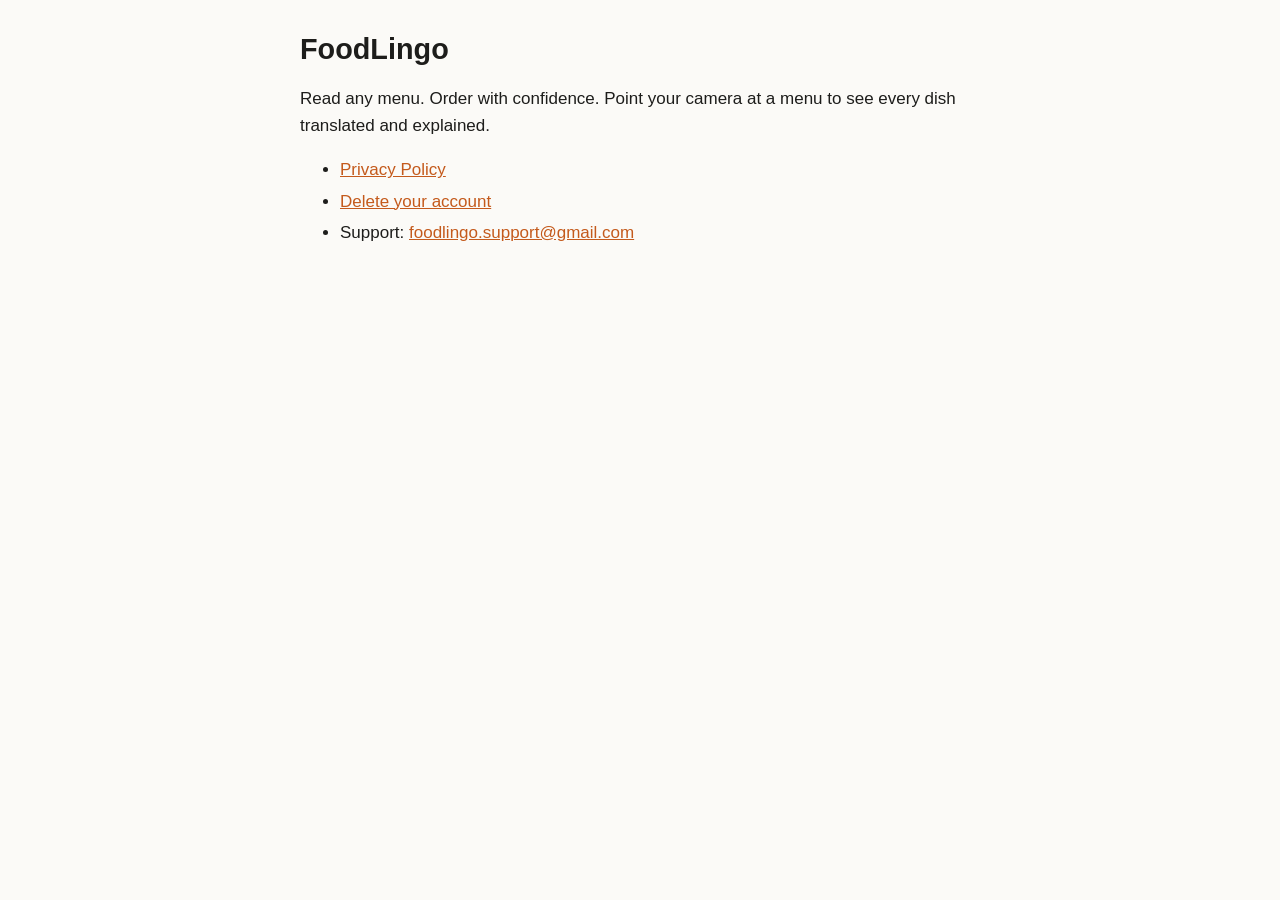
<file: index.html>
<!doctype html>
<html lang="en">
<head>
<meta charset="utf-8">
<meta name="viewport" content="width=device-width, initial-scale=1">
<title>FoodLingo</title>
<link rel="stylesheet" href="style.css">
</head>
<body>
<main>
<h1>FoodLingo</h1>
<p>Read any menu. Order with confidence. Point your camera at a menu to see every dish translated and explained.</p>
<ul>
  <li><a href="privacy.html">Privacy Policy</a></li>
  <li><a href="delete-account.html">Delete your account</a></li>
  <li>Support: <a href="mailto:foodlingo.support@gmail.com">foodlingo.support@gmail.com</a></li>
</ul>
</main>
</body>
</html>
</file>
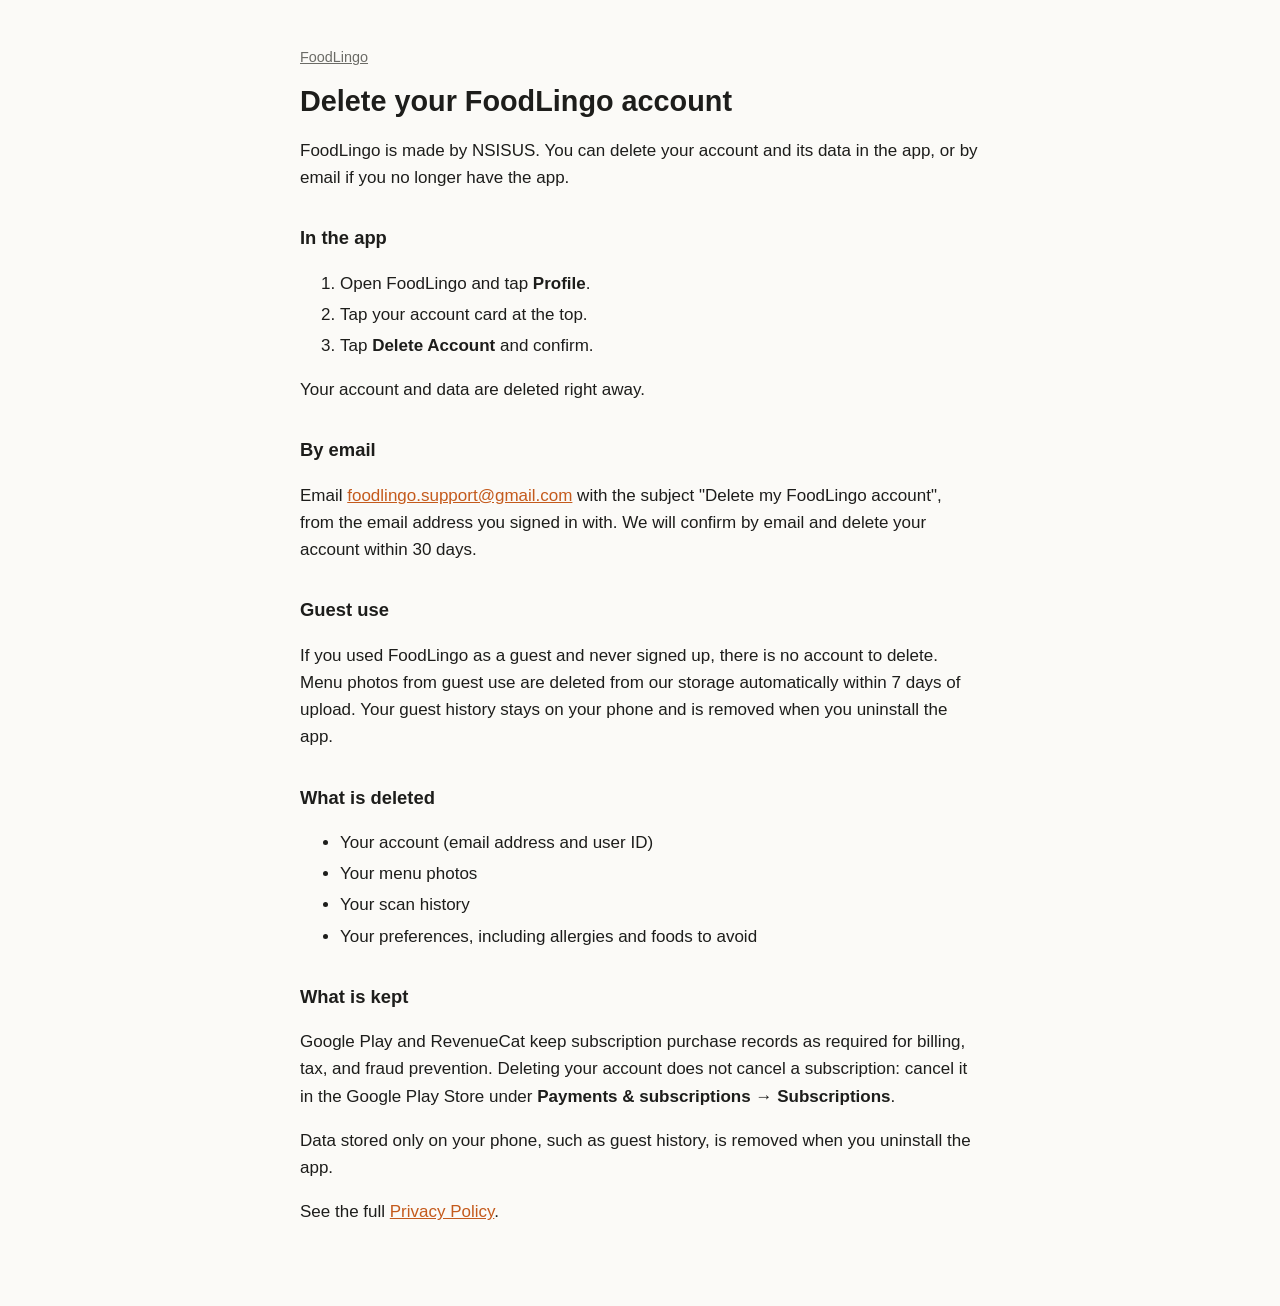
<file: delete-account.html>
<!doctype html>
<html lang="en">
<head>
<meta charset="utf-8">
<meta name="viewport" content="width=device-width, initial-scale=1">
<title>Delete Your FoodLingo Account</title>
<link rel="stylesheet" href="style.css">
</head>
<body>
<main>
<p class="back"><a href="./">FoodLingo</a></p>
<h1>Delete your FoodLingo account</h1>
<p>FoodLingo is made by NSISUS. You can delete your account and its data in the app, or by email if you no longer have the app.</p>

<h2>In the app</h2>
<ol>
  <li>Open FoodLingo and tap <strong>Profile</strong>.</li>
  <li>Tap your account card at the top.</li>
  <li>Tap <strong>Delete Account</strong> and confirm.</li>
</ol>
<p>Your account and data are deleted right away.</p>

<h2>By email</h2>
<p>Email <a href="mailto:foodlingo.support@gmail.com?subject=Delete%20my%20FoodLingo%20account">foodlingo.support@gmail.com</a> with the subject "Delete my FoodLingo account", from the email address you signed in with. We will confirm by email and delete your account within 30 days.</p>

<h2>Guest use</h2>
<p>If you used FoodLingo as a guest and never signed up, there is no account to delete. Menu photos from guest use are deleted from our storage automatically within 7 days of upload. Your guest history stays on your phone and is removed when you uninstall the app.</p>

<h2>What is deleted</h2>
<ul>
  <li>Your account (email address and user ID)</li>
  <li>Your menu photos</li>
  <li>Your scan history</li>
  <li>Your preferences, including allergies and foods to avoid</li>
</ul>

<h2>What is kept</h2>
<p>Google Play and RevenueCat keep subscription purchase records as required for billing, tax, and fraud prevention. Deleting your account does not cancel a subscription: cancel it in the Google Play Store under <strong>Payments &amp; subscriptions → Subscriptions</strong>.</p>
<p>Data stored only on your phone, such as guest history, is removed when you uninstall the app.</p>

<p>See the full <a href="privacy.html">Privacy Policy</a>.</p>
</main>
</body>
</html>
</file>
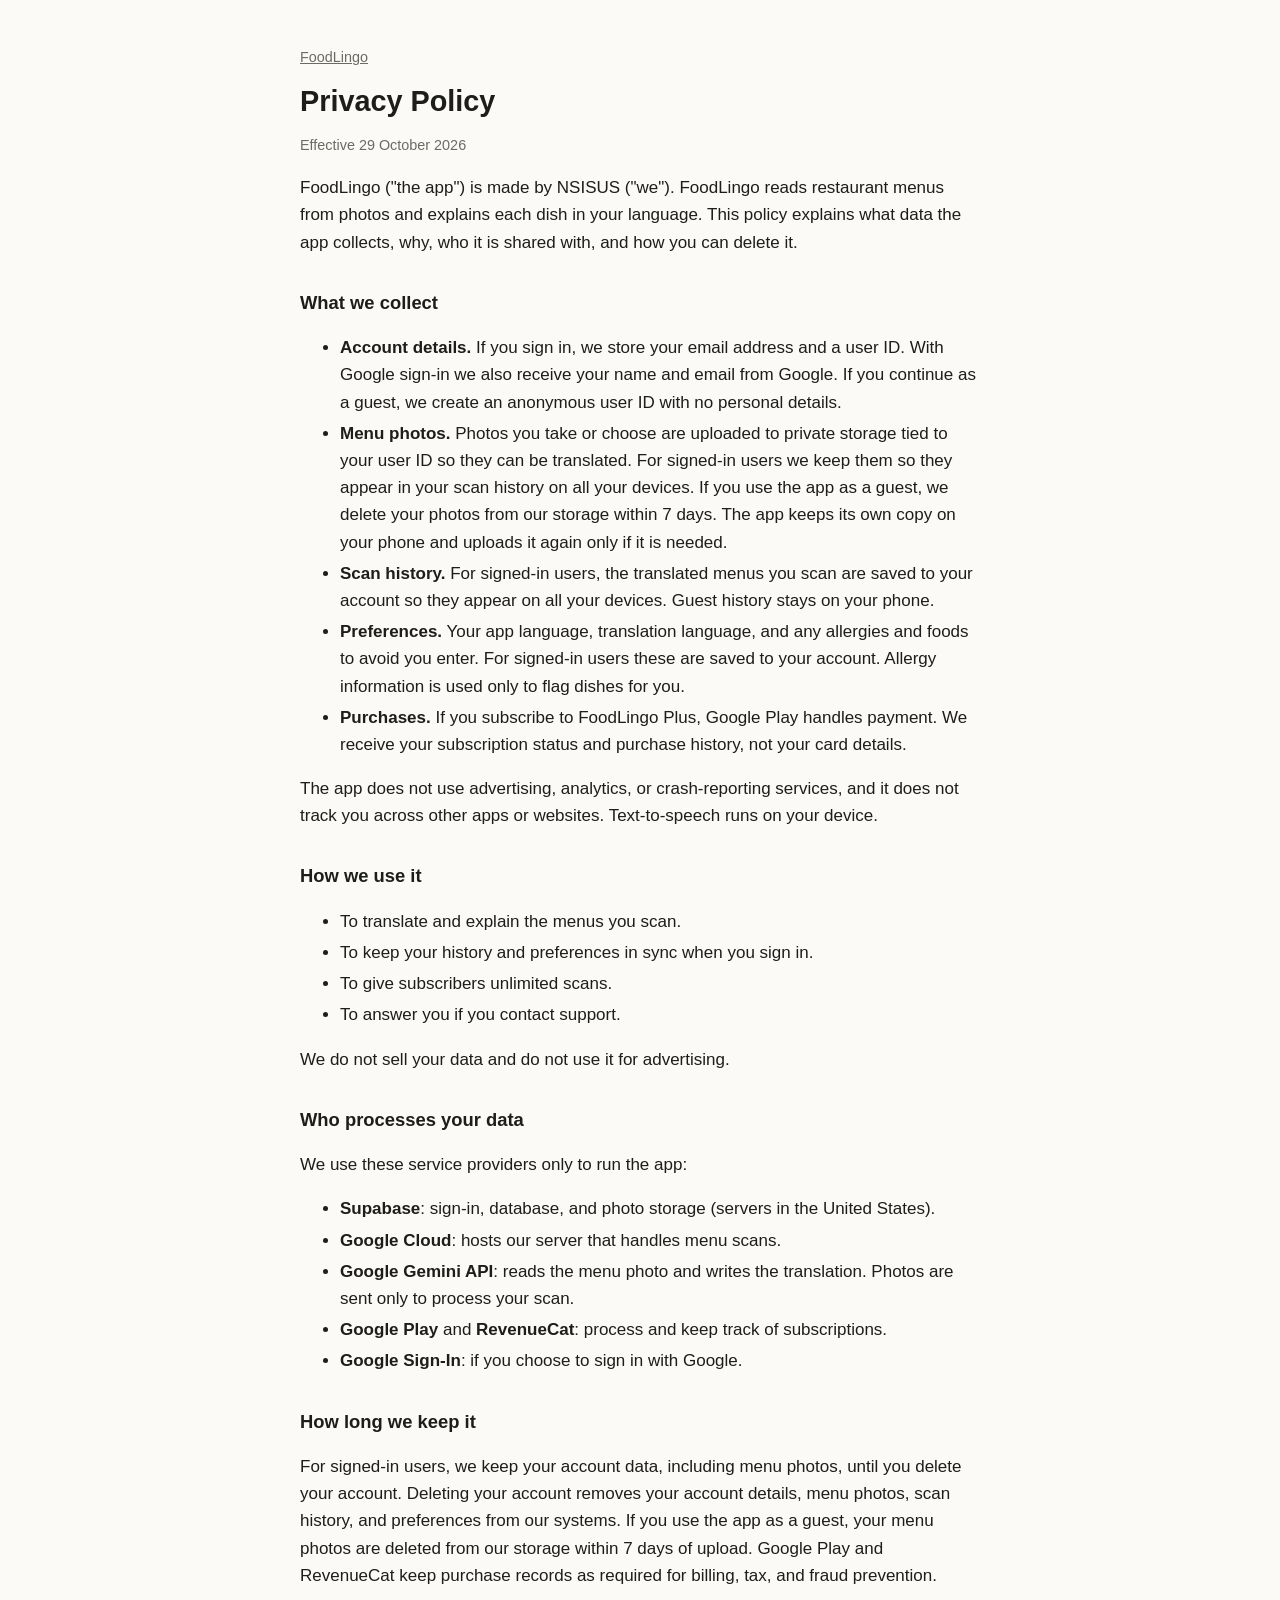
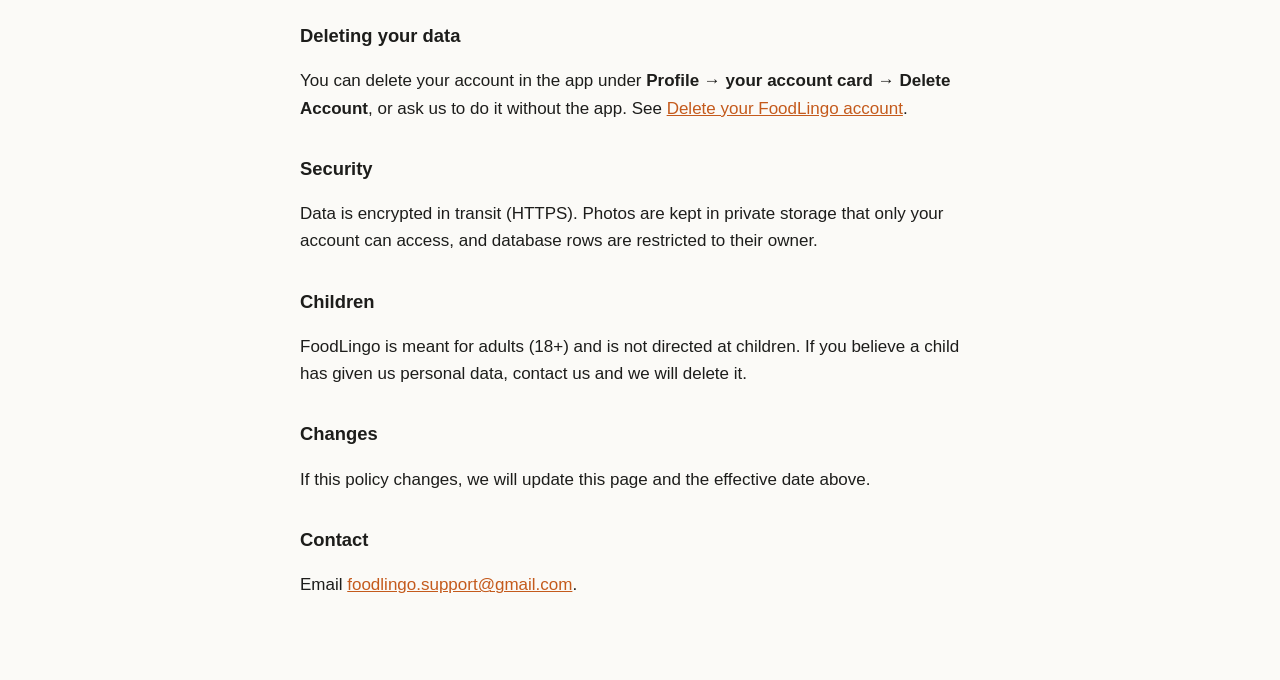
<file: privacy.html>
<!doctype html>
<html lang="en">
<head>
<meta charset="utf-8">
<meta name="viewport" content="width=device-width, initial-scale=1">
<title>FoodLingo Privacy Policy</title>
<link rel="stylesheet" href="style.css">
</head>
<body>
<main>
<p class="back"><a href="./">FoodLingo</a></p>
<h1>Privacy Policy</h1>
<p class="meta">Effective 29 October 2026</p>

<p>FoodLingo ("the app") is made by NSISUS ("we"). FoodLingo reads restaurant menus from photos and explains each dish in your language. This policy explains what data the app collects, why, who it is shared with, and how you can delete it.</p>

<h2>What we collect</h2>
<ul>
  <li><strong>Account details.</strong> If you sign in, we store your email address and a user ID. With Google sign-in we also receive your name and email from Google. If you continue as a guest, we create an anonymous user ID with no personal details.</li>
  <li><strong>Menu photos.</strong> Photos you take or choose are uploaded to private storage tied to your user ID so they can be translated. For signed-in users we keep them so they appear in your scan history on all your devices. If you use the app as a guest, we delete your photos from our storage within 7 days. The app keeps its own copy on your phone and uploads it again only if it is needed.</li>
  <li><strong>Scan history.</strong> For signed-in users, the translated menus you scan are saved to your account so they appear on all your devices. Guest history stays on your phone.</li>
  <li><strong>Preferences.</strong> Your app language, translation language, and any allergies and foods to avoid you enter. For signed-in users these are saved to your account. Allergy information is used only to flag dishes for you.</li>
  <li><strong>Purchases.</strong> If you subscribe to FoodLingo Plus, Google Play handles payment. We receive your subscription status and purchase history, not your card details.</li>
</ul>
<p>The app does not use advertising, analytics, or crash-reporting services, and it does not track you across other apps or websites. Text-to-speech runs on your device.</p>

<h2>How we use it</h2>
<ul>
  <li>To translate and explain the menus you scan.</li>
  <li>To keep your history and preferences in sync when you sign in.</li>
  <li>To give subscribers unlimited scans.</li>
  <li>To answer you if you contact support.</li>
</ul>
<p>We do not sell your data and do not use it for advertising.</p>

<h2>Who processes your data</h2>
<p>We use these service providers only to run the app:</p>
<ul>
  <li><strong>Supabase</strong>: sign-in, database, and photo storage (servers in the United States).</li>
  <li><strong>Google Cloud</strong>: hosts our server that handles menu scans.</li>
  <li><strong>Google Gemini API</strong>: reads the menu photo and writes the translation. Photos are sent only to process your scan.</li>
  <li><strong>Google Play</strong> and <strong>RevenueCat</strong>: process and keep track of subscriptions.</li>
  <li><strong>Google Sign-In</strong>: if you choose to sign in with Google.</li>
</ul>

<h2>How long we keep it</h2>
<p>For signed-in users, we keep your account data, including menu photos, until you delete your account. Deleting your account removes your account details, menu photos, scan history, and preferences from our systems. If you use the app as a guest, your menu photos are deleted from our storage within 7 days of upload. Google Play and RevenueCat keep purchase records as required for billing, tax, and fraud prevention.</p>

<h2>Deleting your data</h2>
<p>You can delete your account in the app under <strong>Profile → your account card → Delete Account</strong>, or ask us to do it without the app. See <a href="delete-account.html">Delete your FoodLingo account</a>.</p>

<h2>Security</h2>
<p>Data is encrypted in transit (HTTPS). Photos are kept in private storage that only your account can access, and database rows are restricted to their owner.</p>

<h2>Children</h2>
<p>FoodLingo is meant for adults (18+) and is not directed at children. If you believe a child has given us personal data, contact us and we will delete it.</p>

<h2>Changes</h2>
<p>If this policy changes, we will update this page and the effective date above.</p>

<h2>Contact</h2>
<p>Email <a href="mailto:foodlingo.support@gmail.com">foodlingo.support@gmail.com</a>.</p>
</main>
</body>
</html>
</file>
<file: style.css>
:root { --bg: #fbfaf7; --fg: #1d1d1b; --muted: #6b6b66; --link: #c45a1c; }
@media (prefers-color-scheme: dark) {
  :root { --bg: #1c1c1a; --fg: #ecebe6; --muted: #a3a29b; --link: #f08a4b; }
}
body { margin: 0; background: var(--bg); color: var(--fg);
  font: 17px/1.6 -apple-system, BlinkMacSystemFont, "Segoe UI", Roboto, sans-serif; }
main { max-width: 680px; margin: 0 auto; padding: 32px 16px 64px; }
h1 { font-size: 1.8rem; line-height: 1.25; margin: 0 0 8px; }
h2 { font-size: 1.15rem; margin: 32px 0 8px; }
a { color: var(--link); }
.meta, .back { color: var(--muted); font-size: 0.9rem; }
.back a { color: inherit; }
li { margin: 4px 0; }
</file>
